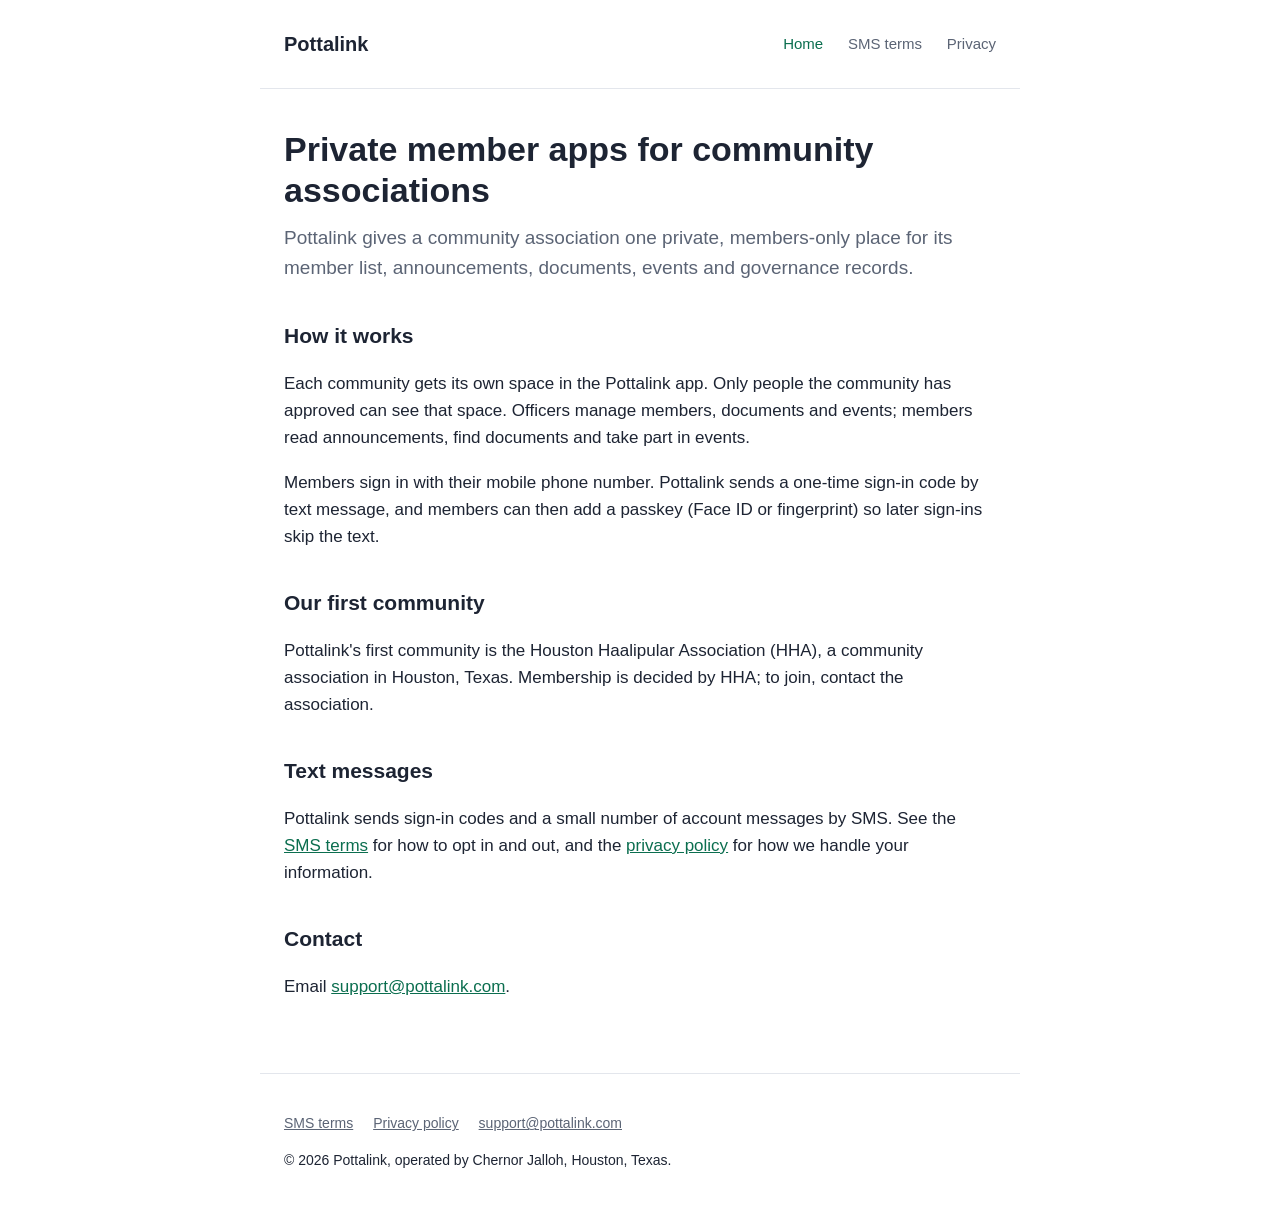
<file: index.html>
<!doctype html>
<html lang="en">
<head>
  <meta charset="utf-8">
  <meta name="viewport" content="width=device-width, initial-scale=1">
  <title>Pottalink: private member apps for community associations</title>
  <meta name="description" content="Pottalink gives community associations a private, members-only app for their member list, announcements, documents and events.">
  <link rel="stylesheet" href="/assets/style.css">
</head>
<body>
  <header>
    <a class="brand" href="/">Pottalink</a>
    <nav aria-label="Main">
      <a href="/" aria-current="page">Home</a>
      <a href="/sms-terms/">SMS terms</a>
      <a href="/privacy/">Privacy</a>
    </nav>
  </header>
  <main>
    <h1>Private member apps for community associations</h1>
    <p class="lead">Pottalink gives a community association one private, members-only place for its member list, announcements, documents, events and governance records.</p>

    <h2>How it works</h2>
    <p>Each community gets its own space in the Pottalink app. Only people the community has approved can see that space. Officers manage members, documents and events; members read announcements, find documents and take part in events.</p>
    <p>Members sign in with their mobile phone number. Pottalink sends a one-time sign-in code by text message, and members can then add a passkey (Face ID or fingerprint) so later sign-ins skip the text.</p>

    <h2>Our first community</h2>
    <p>Pottalink's first community is the Houston Haalipular Association (HHA), a community association in Houston, Texas. Membership is decided by HHA; to join, contact the association.</p>

    <h2>Text messages</h2>
    <p>Pottalink sends sign-in codes and a small number of account messages by SMS. See the <a href="/sms-terms/">SMS terms</a> for how to opt in and out, and the <a href="/privacy/">privacy policy</a> for how we handle your information.</p>

    <h2>Contact</h2>
    <p>Email <a href="mailto:support@pottalink.com">support@pottalink.com</a>.</p>
  </main>
  <footer>
    <p>
      <a href="/sms-terms/">SMS terms</a>
      <a href="/privacy/">Privacy policy</a>
      <a href="mailto:support@pottalink.com">support@pottalink.com</a>
    </p>
    <p>&copy; 2026 Pottalink, operated by Chernor Jalloh, Houston, Texas.</p>
  </footer>
</body>
</html>
</file>
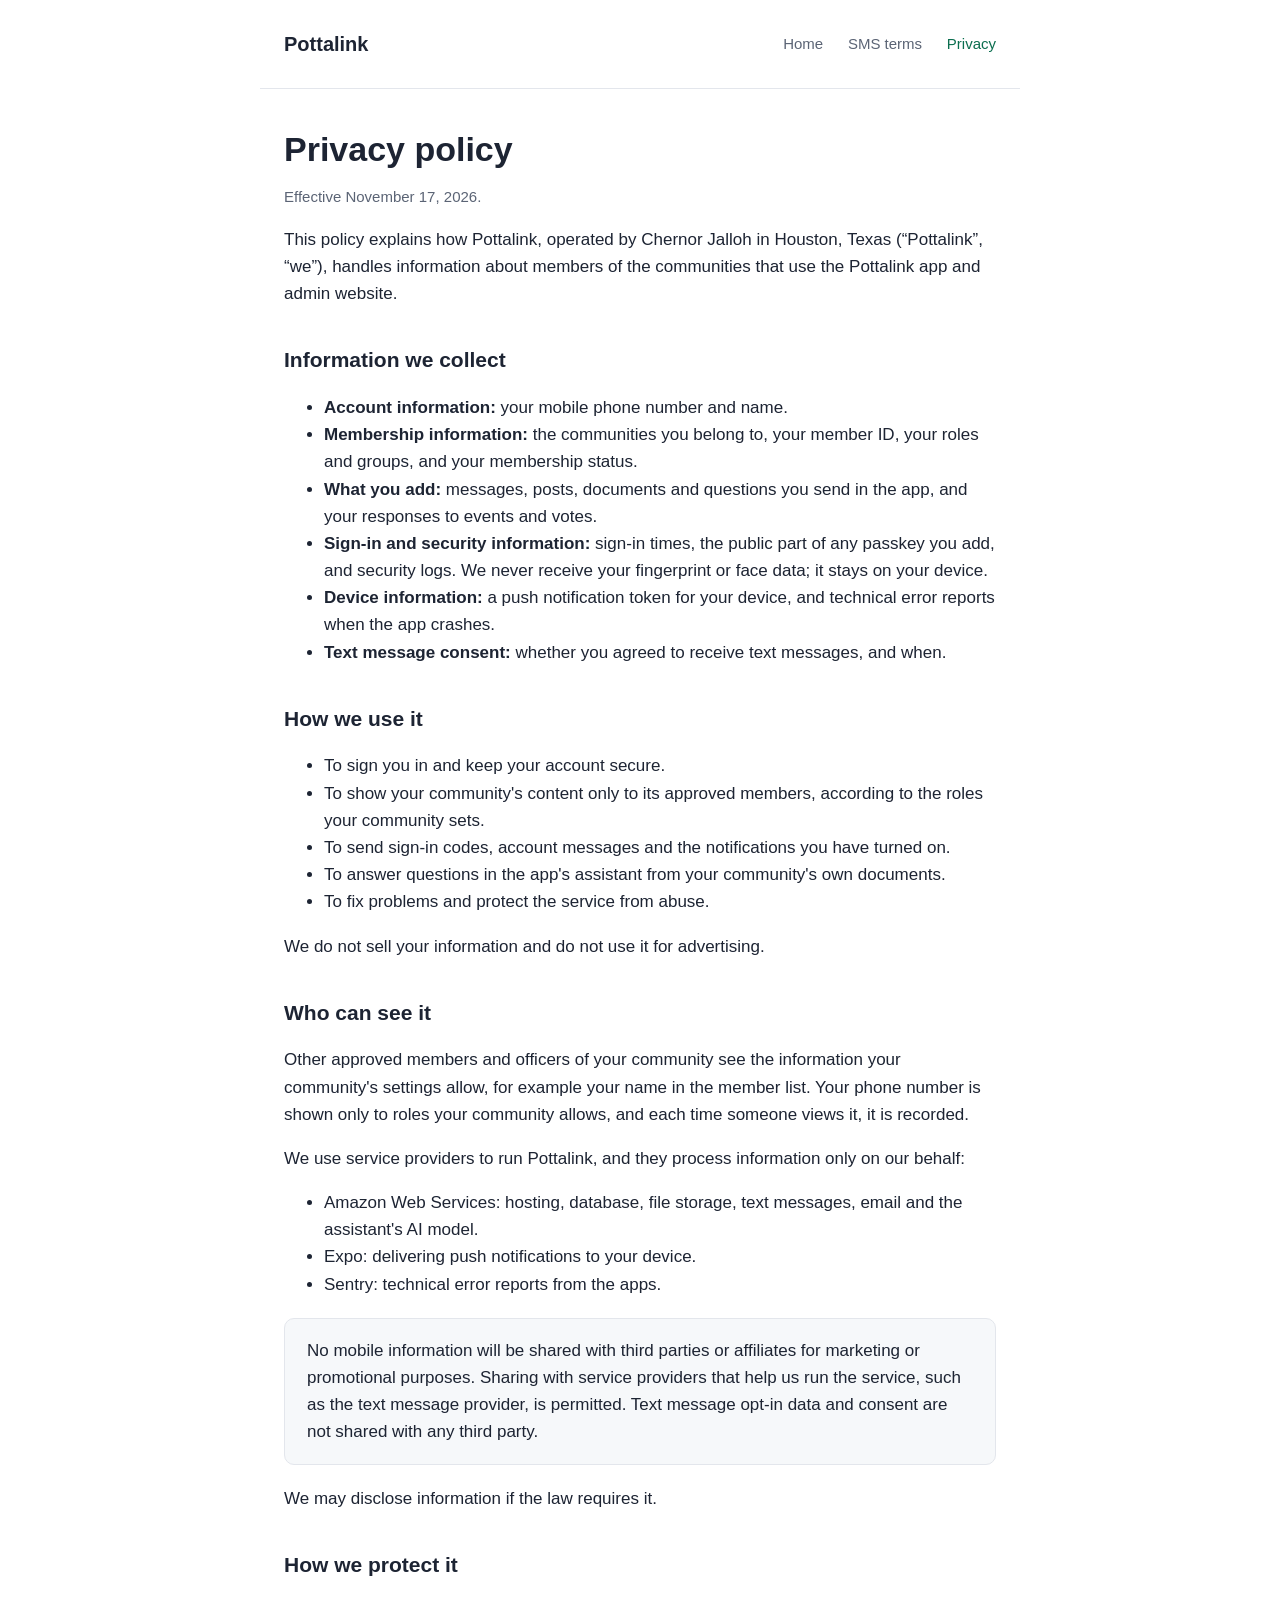
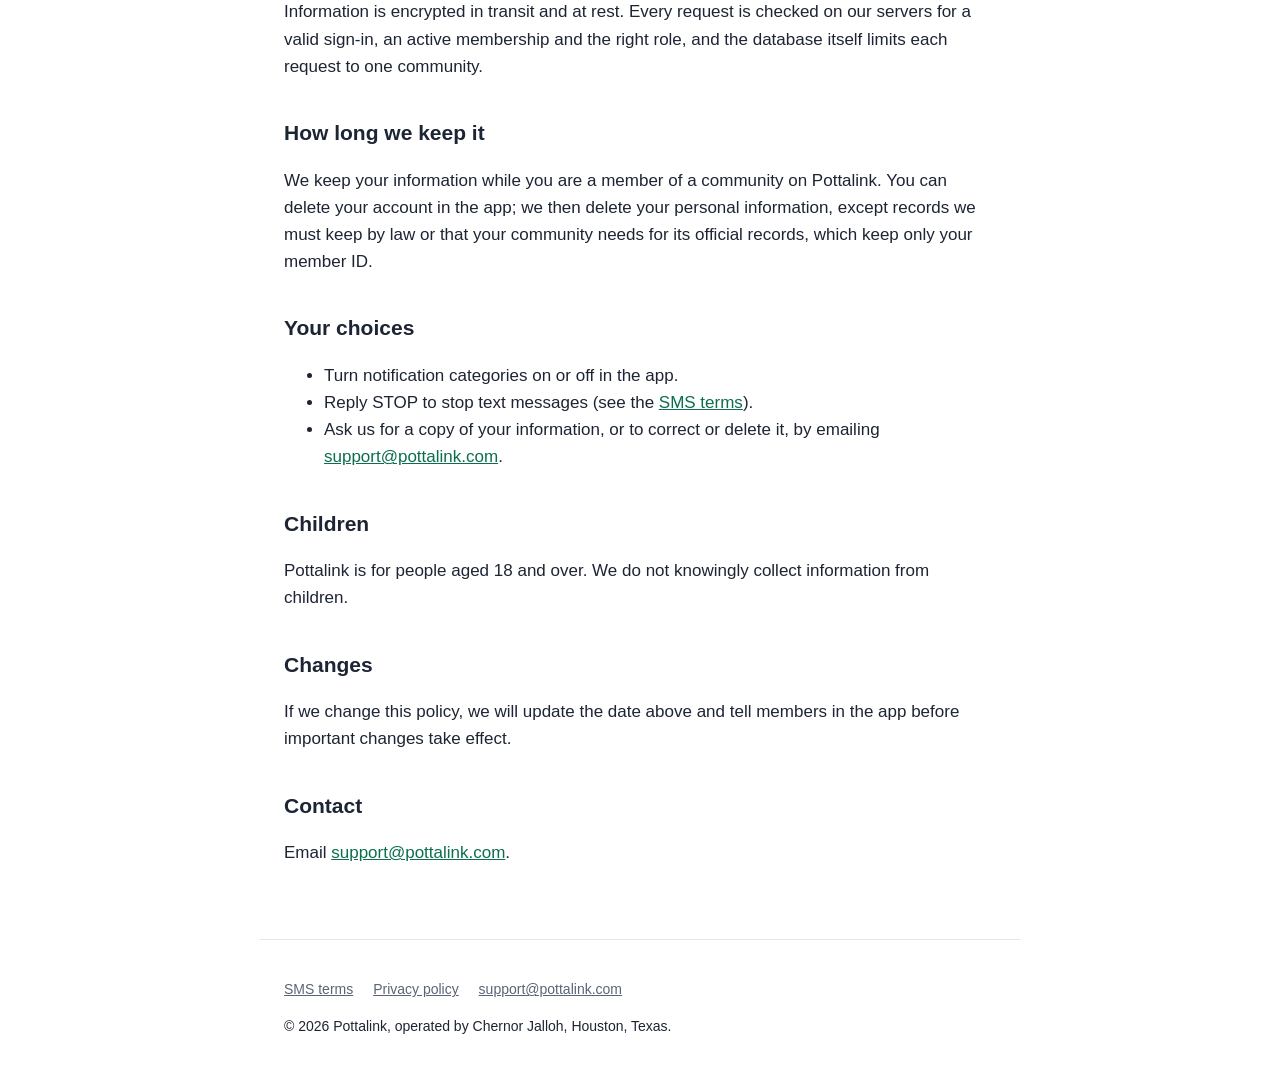
<file: privacy/index.html>
<!doctype html>
<html lang="en">
<head>
  <meta charset="utf-8">
  <meta name="viewport" content="width=device-width, initial-scale=1">
  <title>Privacy policy | Pottalink</title>
  <meta name="description" content="How Pottalink collects, uses, shares and protects information about members of the communities it serves.">
  <link rel="stylesheet" href="/assets/style.css">
</head>
<body>
  <header>
    <a class="brand" href="/">Pottalink</a>
    <nav aria-label="Main">
      <a href="/">Home</a>
      <a href="/sms-terms/">SMS terms</a>
      <a href="/privacy/" aria-current="page">Privacy</a>
    </nav>
  </header>
  <main>
    <h1>Privacy policy</h1>
    <p class="meta">Effective November 17, 2026.</p>
    <p>This policy explains how Pottalink, operated by Chernor Jalloh in Houston, Texas (&ldquo;Pottalink&rdquo;, &ldquo;we&rdquo;), handles information about members of the communities that use the Pottalink app and admin website.</p>

    <h2>Information we collect</h2>
    <ul>
      <li><strong>Account information:</strong> your mobile phone number and name.</li>
      <li><strong>Membership information:</strong> the communities you belong to, your member ID, your roles and groups, and your membership status.</li>
      <li><strong>What you add:</strong> messages, posts, documents and questions you send in the app, and your responses to events and votes.</li>
      <li><strong>Sign-in and security information:</strong> sign-in times, the public part of any passkey you add, and security logs. We never receive your fingerprint or face data; it stays on your device.</li>
      <li><strong>Device information:</strong> a push notification token for your device, and technical error reports when the app crashes.</li>
      <li><strong>Text message consent:</strong> whether you agreed to receive text messages, and when.</li>
    </ul>

    <h2>How we use it</h2>
    <ul>
      <li>To sign you in and keep your account secure.</li>
      <li>To show your community's content only to its approved members, according to the roles your community sets.</li>
      <li>To send sign-in codes, account messages and the notifications you have turned on.</li>
      <li>To answer questions in the app's assistant from your community's own documents.</li>
      <li>To fix problems and protect the service from abuse.</li>
    </ul>
    <p>We do not sell your information and do not use it for advertising.</p>

    <h2>Who can see it</h2>
    <p>Other approved members and officers of your community see the information your community's settings allow, for example your name in the member list. Your phone number is shown only to roles your community allows, and each time someone views it, it is recorded.</p>
    <p>We use service providers to run Pottalink, and they process information only on our behalf:</p>
    <ul>
      <li>Amazon Web Services: hosting, database, file storage, text messages, email and the assistant's AI model.</li>
      <li>Expo: delivering push notifications to your device.</li>
      <li>Sentry: technical error reports from the apps.</li>
    </ul>
    <div class="panel">
      <p>No mobile information will be shared with third parties or affiliates for marketing or promotional purposes. Sharing with service providers that help us run the service, such as the text message provider, is permitted. Text message opt-in data and consent are not shared with any third party.</p>
    </div>
    <p>We may disclose information if the law requires it.</p>

    <h2>How we protect it</h2>
    <p>Information is encrypted in transit and at rest. Every request is checked on our servers for a valid sign-in, an active membership and the right role, and the database itself limits each request to one community.</p>

    <h2>How long we keep it</h2>
    <p>We keep your information while you are a member of a community on Pottalink. You can delete your account in the app; we then delete your personal information, except records we must keep by law or that your community needs for its official records, which keep only your member ID.</p>

    <h2>Your choices</h2>
    <ul>
      <li>Turn notification categories on or off in the app.</li>
      <li>Reply STOP to stop text messages (see the <a href="/sms-terms/">SMS terms</a>).</li>
      <li>Ask us for a copy of your information, or to correct or delete it, by emailing <a href="mailto:support@pottalink.com">support@pottalink.com</a>.</li>
    </ul>

    <h2>Children</h2>
    <p>Pottalink is for people aged 18 and over. We do not knowingly collect information from children.</p>

    <h2>Changes</h2>
    <p>If we change this policy, we will update the date above and tell members in the app before important changes take effect.</p>

    <h2>Contact</h2>
    <p>Email <a href="mailto:support@pottalink.com">support@pottalink.com</a>.</p>
  </main>
  <footer>
    <p>
      <a href="/sms-terms/">SMS terms</a>
      <a href="/privacy/">Privacy policy</a>
      <a href="mailto:support@pottalink.com">support@pottalink.com</a>
    </p>
    <p>&copy; 2026 Pottalink, operated by Chernor Jalloh, Houston, Texas.</p>
  </footer>
</body>
</html>
</file>
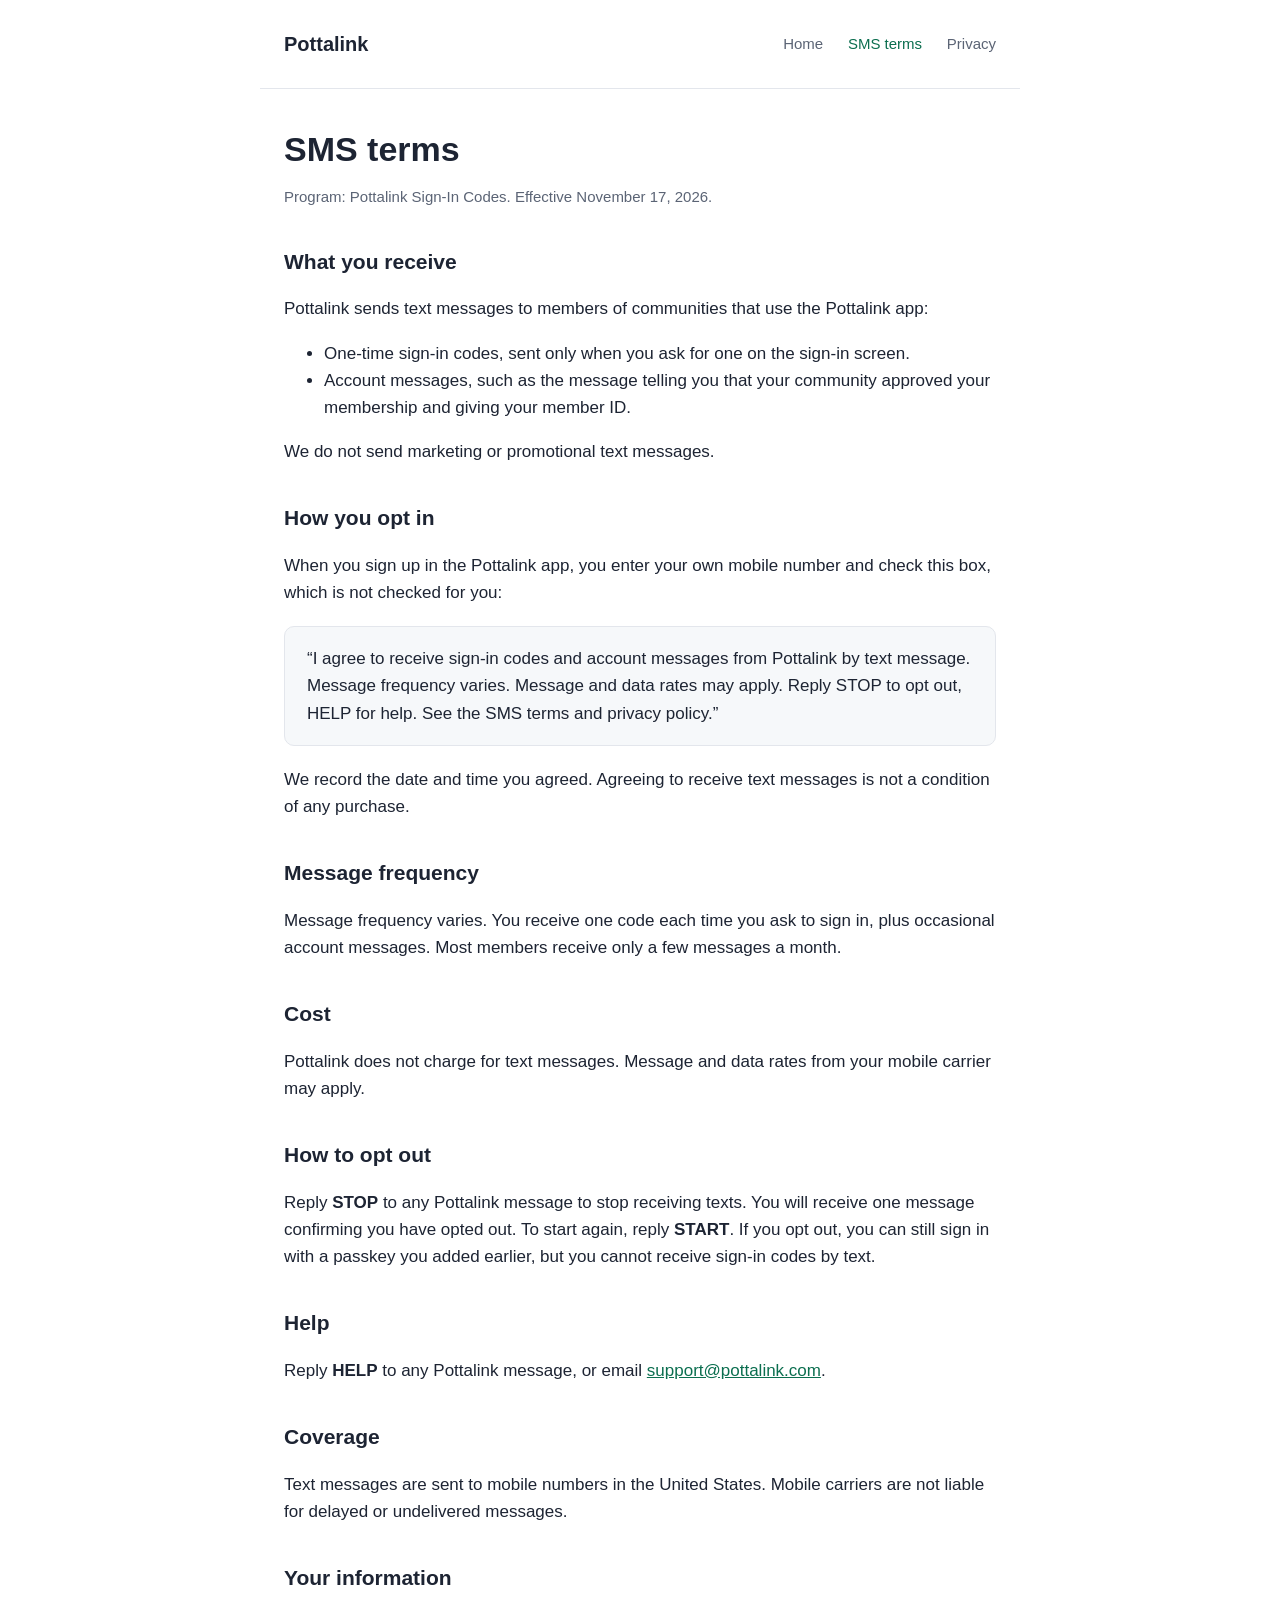
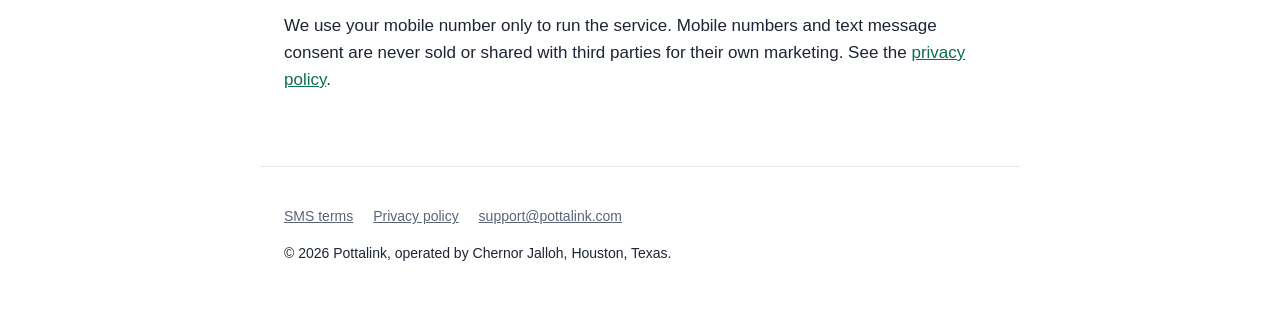
<file: sms-terms/index.html>
<!doctype html>
<html lang="en">
<head>
  <meta charset="utf-8">
  <meta name="viewport" content="width=device-width, initial-scale=1">
  <title>SMS terms | Pottalink</title>
  <meta name="description" content="Terms for Pottalink sign-in codes and account text messages: how to opt in, message frequency, STOP and HELP.">
  <link rel="stylesheet" href="/assets/style.css">
</head>
<body>
  <header>
    <a class="brand" href="/">Pottalink</a>
    <nav aria-label="Main">
      <a href="/">Home</a>
      <a href="/sms-terms/" aria-current="page">SMS terms</a>
      <a href="/privacy/">Privacy</a>
    </nav>
  </header>
  <main>
    <h1>SMS terms</h1>
    <p class="meta">Program: Pottalink Sign-In Codes. Effective November 17, 2026.</p>

    <h2>What you receive</h2>
    <p>Pottalink sends text messages to members of communities that use the Pottalink app:</p>
    <ul>
      <li>One-time sign-in codes, sent only when you ask for one on the sign-in screen.</li>
      <li>Account messages, such as the message telling you that your community approved your membership and giving your member ID.</li>
    </ul>
    <p>We do not send marketing or promotional text messages.</p>

    <h2>How you opt in</h2>
    <p>When you sign up in the Pottalink app, you enter your own mobile number and check this box, which is not checked for you:</p>
    <div class="panel">
      <p>&ldquo;I agree to receive sign-in codes and account messages from Pottalink by text message. Message frequency varies. Message and data rates may apply. Reply STOP to opt out, HELP for help. See the SMS terms and privacy policy.&rdquo;</p>
    </div>
    <p>We record the date and time you agreed. Agreeing to receive text messages is not a condition of any purchase.</p>

    <h2>Message frequency</h2>
    <p>Message frequency varies. You receive one code each time you ask to sign in, plus occasional account messages. Most members receive only a few messages a month.</p>

    <h2>Cost</h2>
    <p>Pottalink does not charge for text messages. Message and data rates from your mobile carrier may apply.</p>

    <h2>How to opt out</h2>
    <p>Reply <strong>STOP</strong> to any Pottalink message to stop receiving texts. You will receive one message confirming you have opted out. To start again, reply <strong>START</strong>. If you opt out, you can still sign in with a passkey you added earlier, but you cannot receive sign-in codes by text.</p>

    <h2>Help</h2>
    <p>Reply <strong>HELP</strong> to any Pottalink message, or email <a href="mailto:support@pottalink.com">support@pottalink.com</a>.</p>

    <h2>Coverage</h2>
    <p>Text messages are sent to mobile numbers in the United States. Mobile carriers are not liable for delayed or undelivered messages.</p>

    <h2>Your information</h2>
    <p>We use your mobile number only to run the service. Mobile numbers and text message consent are never sold or shared with third parties for their own marketing. See the <a href="/privacy/">privacy policy</a>.</p>
  </main>
  <footer>
    <p>
      <a href="/sms-terms/">SMS terms</a>
      <a href="/privacy/">Privacy policy</a>
      <a href="mailto:support@pottalink.com">support@pottalink.com</a>
    </p>
    <p>&copy; 2026 Pottalink, operated by Chernor Jalloh, Houston, Texas.</p>
  </footer>
</body>
</html>
</file>
<file: assets/style.css>
:root {
  --ink: #1d2433;
  --muted: #5b6475;
  --line: #e3e6ec;
  --accent: #0b6e4f;
  --bg: #ffffff;
  --panel: #f6f8fa;
}

* {
  box-sizing: border-box;
}

body {
  margin: 0;
  font-family: -apple-system, BlinkMacSystemFont, 'Segoe UI', Roboto, Helvetica, Arial, sans-serif;
  font-size: 17px;
  line-height: 1.6;
  color: var(--ink);
  background: var(--bg);
}

header,
main,
footer {
  max-width: 760px;
  margin: 0 auto;
  padding: 0 24px;
}

header {
  display: flex;
  align-items: center;
  justify-content: space-between;
  padding-top: 28px;
  padding-bottom: 28px;
  border-bottom: 1px solid var(--line);
}

.brand {
  font-weight: 700;
  font-size: 20px;
  color: var(--ink);
  text-decoration: none;
}

nav a {
  margin-left: 20px;
  color: var(--muted);
  text-decoration: none;
  font-size: 15px;
}

nav a:hover,
nav a[aria-current='page'] {
  color: var(--accent);
}

main {
  padding-top: 40px;
  padding-bottom: 56px;
}

h1 {
  font-size: 34px;
  line-height: 1.2;
  margin: 0 0 12px;
}

h2 {
  font-size: 21px;
  margin: 36px 0 8px;
}

p,
li {
  color: var(--ink);
}

.lead {
  font-size: 19px;
  color: var(--muted);
  margin-top: 0;
}

.meta {
  color: var(--muted);
  font-size: 15px;
}

a {
  color: var(--accent);
}

.panel {
  background: var(--panel);
  border: 1px solid var(--line);
  border-radius: 10px;
  padding: 18px 22px;
  margin: 20px 0;
}

.panel p {
  margin: 0;
}

footer {
  padding-top: 24px;
  padding-bottom: 40px;
  border-top: 1px solid var(--line);
  color: var(--muted);
  font-size: 14px;
}

footer a {
  color: var(--muted);
  margin-right: 16px;
}

@media (max-width: 560px) {
  h1 {
    font-size: 28px;
  }

  nav a {
    margin-left: 14px;
  }
}
</file>
